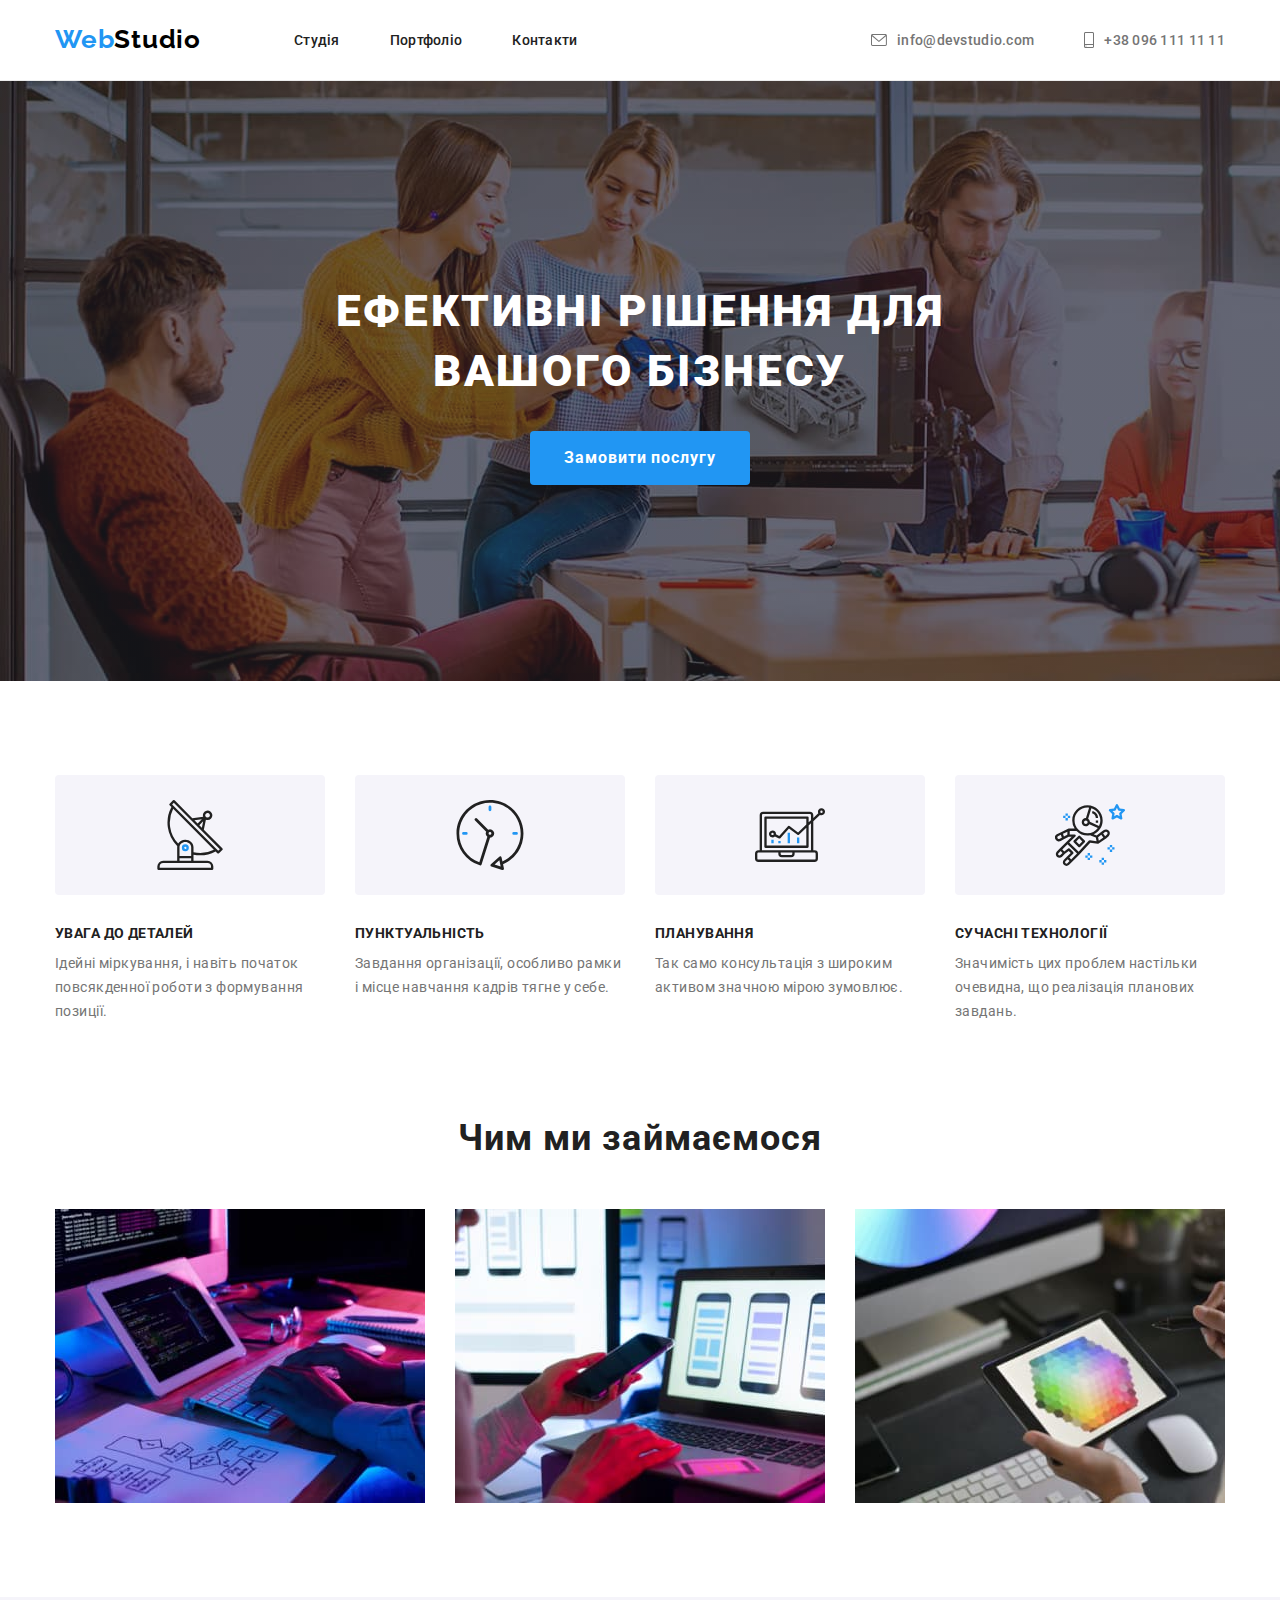
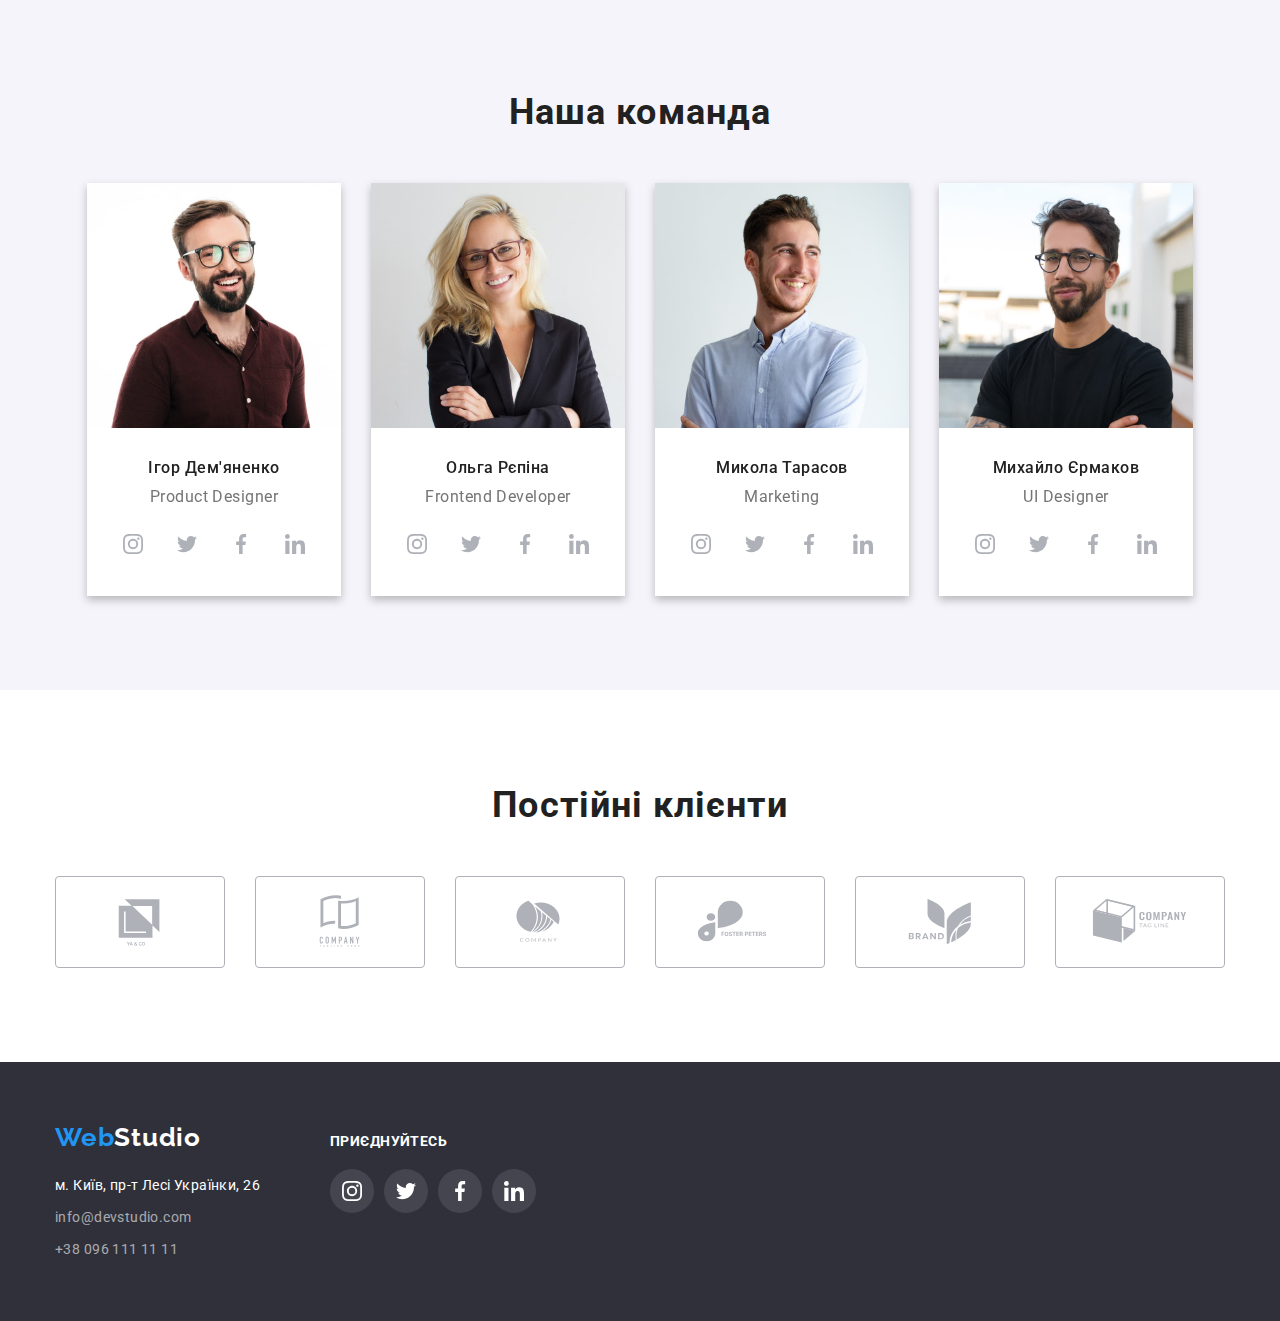
<file: index.html>
<!DOCTYPE html>
<html lang="uk">
  <head>
    <meta charset="UTF-8" />
    <meta http-equiv="X-UA-Compatible" content="IE=edge" />
    <meta name="viewport" content="width=device-width, initial-scale=1.0" />
    <title>Webstudio</title>
    <link
      rel="stylesheet"
      href="https://cdnjs.cloudflare.com/ajax/libs/modern-normalize/1.1.0/modern-normalize.css"
    />
    <link rel="preconnect" href="https://fonts.googleapis.com" />
    <link rel="preconnect" href="https://fonts.gstatic.com" crossorigin />
    <link
      href="https://fonts.googleapis.com/css2?family=Raleway:wght@700&family=Roboto:wght@400;500;700;900&display=swap"
      rel="stylesheet"
    />
    <link rel="stylesheet" href="./css/style.css" />
  </head>
  <body>
    <!-- HEADER -->
    <header>
      <div class="container">
        <a class="logo link" href="./index.html"
          >Web<span class="color-header">Studio</span></a
        >
        <nav class="header-nav">
          <ul class="list-item list">
            <li class="item">
              <a class="header-list-item link accent" href="./index.html"
                >Студія</a
              >
            </li>
            <li class="item">
              <a class="header-list-item link" href="./portfolio.html"
                >Портфоліо</a
              >
            </li>
            <li class="item">
              <a class="header-list-item link" href="#">Контакти</a>
            </li>
          </ul>
        </nav>
        <ul class="list-contact list">
          <li class="item">
                <a class="header-connection link" href="mailto:info@devstudio.com"
              ><svg width="16" height="12"><use href="./images/icons.svg#icon-envelope"></use></svg>info@devstudio.com</a
            >
          </li>
          <li class="item">
            <a class="header-connection link" href="tel:+380961111111"
              ><svg width="10" height="16"><use href="./images/icons.svg#icon-smartphone"></use></svg>+38 096 111 11 11</a
            >
          </li>
        </ul>
      </div>
    </header>
    <main>
      <!-- START -->
      <section class="start">
        <div class="container">
          <h1 class="start-title">Ефективні рішення для вашого бізнесу</h1>
          <button class="start-button button" type="button">
            Замовити послугу
          </button>
        </div>
      </section>
      <!-- FEATURES -->
      <section class="features">
        <div class="container">
          <h2 class="visually-hidden">Features</h2>

          <ul class="list">
            <li class="text">
              <div class="icons-container">
                <svg class="feature-icons" width="70" height="70">
                  <use href="./images/icons.svg#icon-antenna"></use>
                </svg>
              </div>

              <h3 class="feature-titles">УВАГА ДО ДЕТАЛЕЙ</h3>
              <p class="fearture-after-title">
                Ідейні міркування, і навіть початок повсякденної роботи з
                формування позиції.
              </p>
            </li>

            <li class="text">
              <div class="icons-container">
                <svg class="feature-icons" width="70" height="70">
                  <use href="./images/icons.svg#icon-clock"></use>
                </svg>
              </div>
              <h3 class="feature-titles">ПУНКТУАЛЬНІСТЬ</h3>
              <p class="fearture-after-title">
                Завдання організації, особливо рамки і місце навчання кадрів
                тягне у себе.
              </p>
            </li>

            <li class="text">
              <div class="icons-container">
                <svg class="feature-icons" width="70" height="70">
                  <use href="./images/icons.svg#icon-diagram"></use>
                </svg>
              </div>
              <h3 class="feature-titles">ПЛАНУВАННЯ</h3>
              <p class="fearture-after-title">
                Так само консультація з широким активом значною мірою зумовлює.
              </p>
            </li>

            <li class="text">
              <div class="icons-container">
                <svg class="feature-icons" width="70" height="70">
                  <use href="./images/icons.svg#icon-astronaut"></use>
                </svg>
              </div>
              <h3 class="feature-titles">СУЧАСНІ ТЕХНОЛОГІЇ</h3>
              <p class="fearture-after-title">
                Значимість цих проблем настільки очевидна, що реалізація
                планових завдань.
              </p>
            </li>
          </ul>
        </div>
      </section>
      <!-- ABOUT -->
      <section class="about">
        <div class="container">
          <h2 class="about-title">Чим ми займаємося</h2>
          <ul class="list">
            <li class="about-img">
              <img
                src="./images/squoosh/boxone.jpg"
                alt="Робота1"
                width="370"
              />
            </li>
            <li class="about-img">
              <img
                src="./images/squoosh/boxtwo.jpg"
                alt="Робота2"
                width="370"
              />
            </li>
            <li class="about-img">
              <img
                src="./images/squoosh/boxthree.jpg"
                alt="Робота3"
                width="370"
              />
            </li>
          </ul>
        </div>
      </section>
      <!-- TEAM -->
      <section class="team">
        <div class="container">
          <h2 class="team-main-title">Наша команда</h2>
          <ul class="team-list list">
            <li class="team-iteam">
              <img
                src="./images/squoosh/igor.jpg"
                alt="Product Designer"
                width="270"
              />
              <div class="team-text">
                <h3 class="team-title">Ігор Дем'яненко</h3>
                <p class="after-title">Product Designer</p>
                <ul class="social-icons list">
                <li class="social-item"><a class="social-link link" href="#">
                  <svg class="icons-svg" width="20" height="20">
<use href="./images/icons.svg#icon-instagram"></use>
                  </svg>
                </a></li>
                <li class="social-item"><a class="social-link link" href="#">
                  <svg class="icons-svg" width="20" height="20">
<use href="./images/icons.svg#icon-twitter"></use>
                  </svg>
                </a></li>
                <li class="social-item"><a class="social-link link" href="#">
                  <svg class="icons-svg" width="20" height="20">
<use href="./images/icons.svg#icon-facebook"></use>
                  </svg>
                </a></li>
                <li class="social-item"><a class="social-link link" href="#">
                  <svg class="icons-svg" width="20" height="20">
<use href="./images/icons.svg#icon-linkedin"></use>
                  </svg>
                </a></li>
              </ul>
              </div>
            </li>
            <li class="team-iteam">
              <img
                src="./images/squoosh/olga.jpg"
                alt="Frontend Developer"
                width="270"
              />
              <div class="team-text">
                <h3 class="team-title">Ольга Рєпіна</h3>
                <p class="after-title">Frontend Developer</p>
                <ul class="social-icons list">
                <li class="social-item"><a class="social-link link" href="#">
                  <svg class="icons-svg" width="20" height="20">
<use href="./images/icons.svg#icon-instagram"></use>
                  </svg>
                </a></li>
                <li class="social-item"><a class="social-link link" href="#">
                  <svg class="icons-svg" width="20" height="20">
<use href="./images/icons.svg#icon-twitter"></use>
                  </svg>
                </a></li>
                <li class="social-item"><a class="social-link link" href="#">
                  <svg class="icons-svg" width="20" height="20">
<use href="./images/icons.svg#icon-facebook"></use>
                  </svg>
                </a></li>
                <li class="social-item"><a class="social-link link" href="#">
                  <svg class="icons-svg" width="20" height="20">
<use href="./images/icons.svg#icon-linkedin"></use>
                  </svg>
                </a></li>
              </ul>
              </div>
            </li>
            <li class="team-iteam">
              <img
                src="./images/squoosh/kolia.jpg"
                alt="Marketing"
                width="270"
              />
              <div class="team-text">
                <h3 class="team-title">Микола Тарасов</h3>
                <p class="after-title">Marketing</p>
                <ul class="social-icons list">
                <li class="social-item"><a class="social-link link" href="#">
                  <svg class="icons-svg" width="20" height="20">
<use href="./images/icons.svg#icon-instagram"></use>
                  </svg>
                </a></li>
                <li class="social-item"><a class="social-link link" href="#">
                  <svg class="icons-svg" width="20" height="20">
<use href="./images/icons.svg#icon-twitter"></use>
                  </svg>
                </a></li>
                <li class="social-item"><a class="social-link link" href="#">
                  <svg class="icons-svg" width="20" height="20">
<use href="./images/icons.svg#icon-facebook"></use>
                  </svg>
                </a></li>
                <li class="social-item"><a class="social-link link" href="#">
                  <svg class="icons-svg" width="20" height="20">
<use href="./images/icons.svg#icon-linkedin"></use>
                  </svg>
                </a></li>
              </ul>
              </div>
            </li>
            <li class="team-iteam">
              <img
                src="./images/squoosh/misha.jpg"
                alt="UI Designer"
                width="270"
              />
              <div class="team-text">
                <h3 class="team-title">Михайло Єрмаков</h3>
                <p class="after-title">UI Designer</p>
                <ul class="social-icons list">
                <li class="social-item"><a class="social-link link" href="#">
                  <svg class="icons-svg" width="20" height="20">
<use href="./images/icons.svg#icon-instagram"></use>
                  </svg>
                </a></li>
                <li class="social-item"><a class="social-link link" href="#">
                  <svg class="icons-svg" width="20" height="20">
<use href="./images/icons.svg#icon-twitter"></use>
                  </svg>
                </a></li>
                <li class="social-item"><a class="social-link link" href="#">
                  <svg class="icons-svg" width="20" height="20">
<use href="./images/icons.svg#icon-facebook"></use>
                  </svg>
                </a></li>
                <li class="social-item"><a class="social-link link" href="#">
                  <svg class="icons-svg" width="20" height="20">
<use href="./images/icons.svg#icon-linkedin"></use>
                  </svg>
                </a></li>
              </ul>
              </div>
            </li>
          </ul>
        </div>
      </section>
      <!-- CLIENTS -->
      <section class="clients">
        <div class="container">
          <h2 class="clients-title">Постійні клієнти</h2>
          <nav class="clients-nav">
          <ul class="list">
            <li class="clients-items">
              <a class="link-nav link" href="#"
                ><svg class="clients-svg " width="106" height="60">
                  <use href="./images/icons.svg#icon-group"></use>
                </svg>
              </a>
            </li>
            <li class="clients-items"><a class="link-nav link" href="#"
                ><svg class="clients-svg " width="106" height="60">
                  <use href="./images/icons.svg#icon-c-tegline"></use>
                </svg>
              </a></a></li>
            <li class="clients-items"><a class="link-nav link" href="#"
                ><svg class="clients-svg " width="106" height="60">
                  <use href="./images/icons.svg#icon-company"></use>
                </svg>
              </a></li>
            <li class="clients-items"><a class="link-nav link" href="#"
                ><svg class="clients-svg " width="106" height="60">
                  <use href="./images/icons.svg#icon-foster"></use>
                </svg>
              </a></li>
            <li class="clients-items"><a class="link-nav link" href="#"
                ><svg class="clients-svg " width="106" height="60">
                  <use href="./images/icons.svg#icon-brand"></use>
                </svg>
              </a></li>
            <li class="clients-items"><a class="link-nav link" href="#"
                ><svg class="clients-svg " width="106" height="60">
                  <use href="./images/icons.svg#icon-tegline"></use>
                </svg>
              </a></li>
          </ul>
          </nav>

        </div>
      </section>
    </main>
    <!-- FOOTER -->
    <footer>
      <div class="container">
<div class="footer-container">
        <a class="logo link" href="/"
          >Web<span class="color-footer">Studio</span></a
        >
        <address class="address">
          <ul class="list">
            <li class="items">
              <a
                class="footer-address link footer-color"
                href="https://goo.gl/maps/bSSHPCnqy66o2TcW6"
                target="_blank"
                rel="noopenner nofollow noreferrer"
                >м. Київ, пр-т Лесі Українки, 26</a
              >
            </li>
            <li class="items">
              <a
                class="footer-mail link footer-color"
                href="mailto:info@devstudio.com"
                >info@devstudio.com</a
              >
            </li>
            <li class="items">
              <a class="footer-tel link footer-color" href="tel:+380961111111"
                >+38 096 111 11 11</a
              >
            </li>
          </ul>
        </address>
        </div>
        <div class="footer-socials">
                <p class="footer-title">приєднуйтесь</p>
                 <ul class="footer-icons list">
                <li class="footer-item"><a class="footer-link link" href="#">
                  <svg class="icons-svg" width="20" height="20">
<use href="./images/icons.svg#icon-instagram"></use>
                  </svg>
                </a></li>
                <li class="footer-item"><a class="footer-link link" href="#">
                  <svg class="icons-svg" width="20" height="20">
<use href="./images/icons.svg#icon-twitter"></use>
                  </svg>
                </a></li>
                <li class="footer-item"><a class="footer-link link" href="#">
                  <svg class="icons-svg" width="20" height="20">
<use href="./images/icons.svg#icon-facebook"></use>
                  </svg>
                </a></li>
                <li class="footer-item"><a class="footer-link link" href="#">
                  <svg class="icons-svg" width="20" height="20">
<use href="./images/icons.svg#icon-linkedin"></use>
                  </svg>
                </a></li>
              </ul>
              </div>
      </div>
      
      
    </footer>
  </body>
</html>
</file>
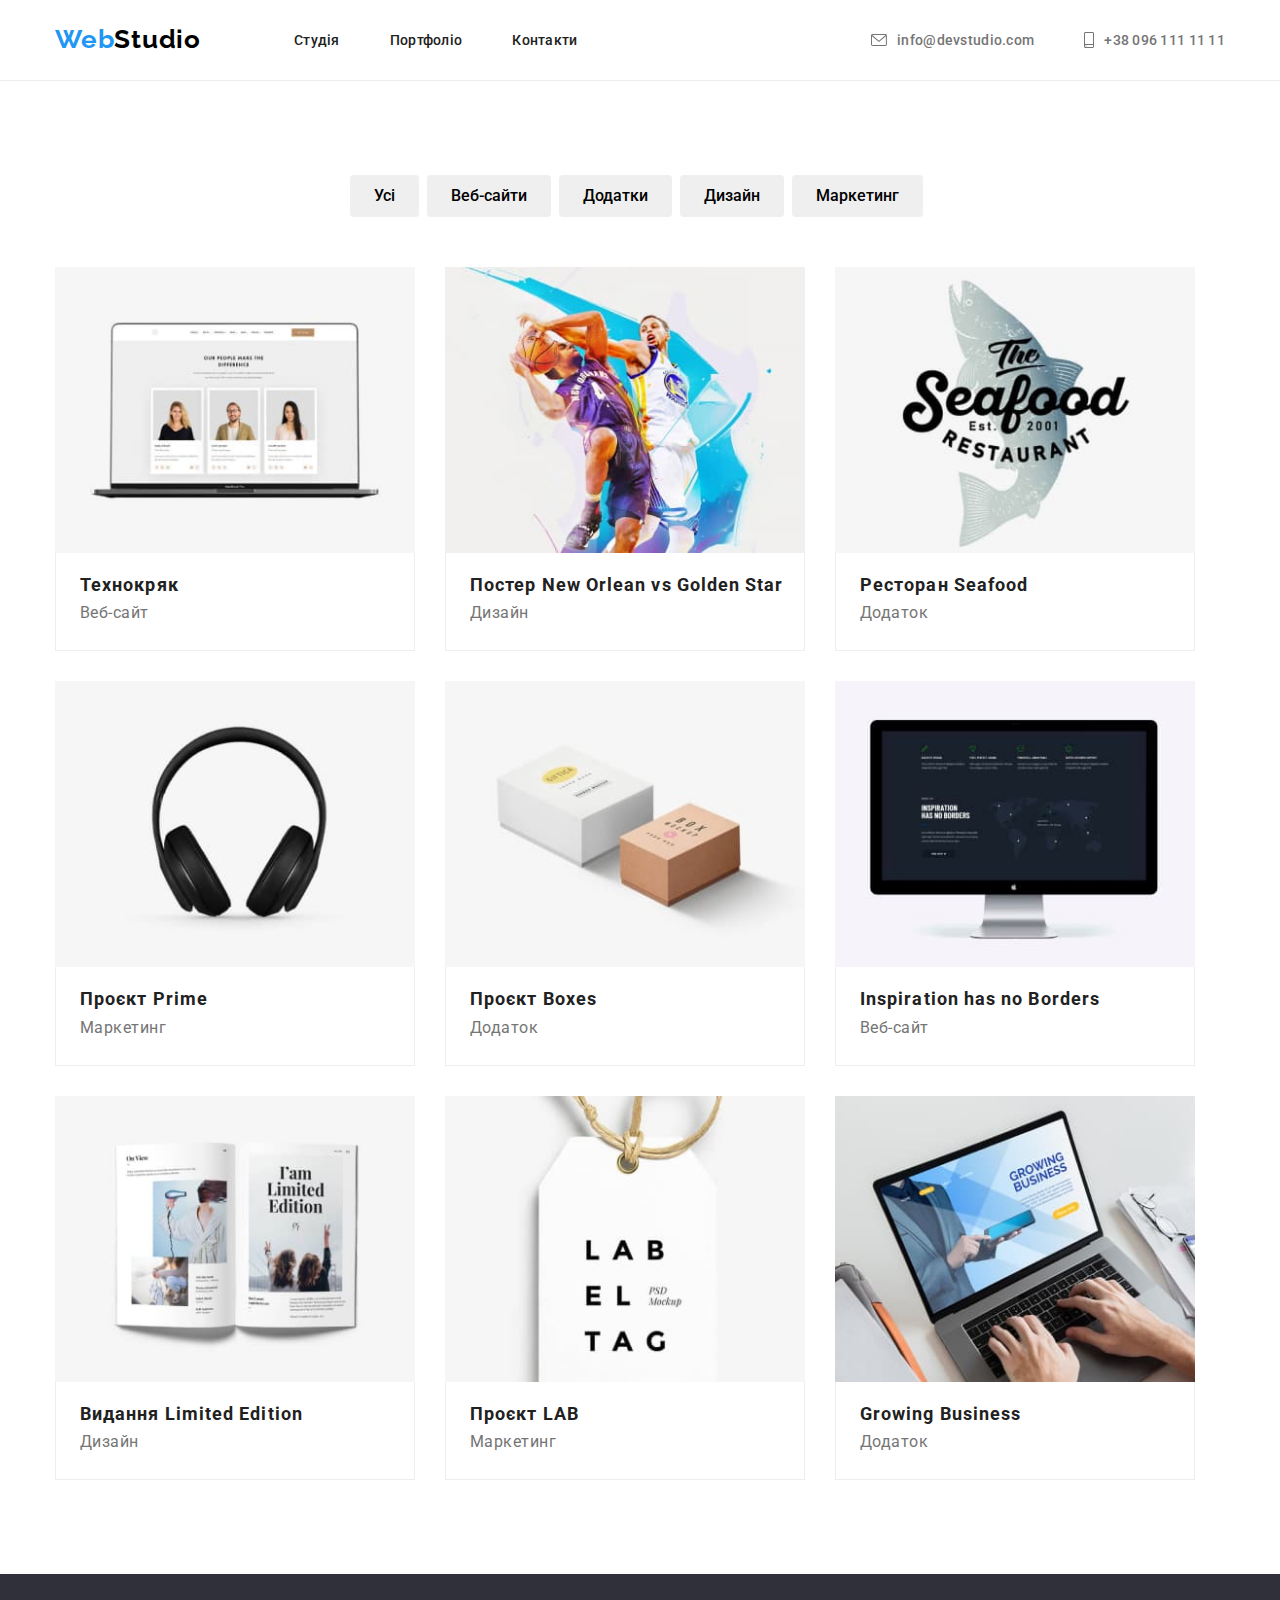
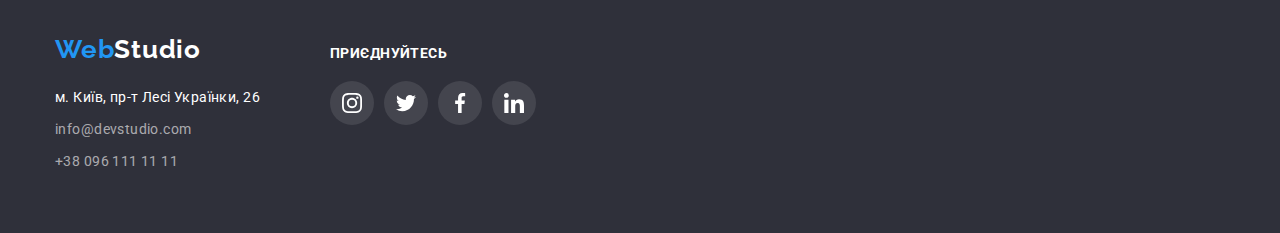
<file: portfolio.html>
<!DOCTYPE html>
<html lang="uk">
  <head>
    <meta charset="UTF-8" />
    <meta http-equiv="X-UA-Compatible" content="IE=edge" />
    <meta name="viewport" content="width=device-width, initial-scale=1.0" />
    <title>Portfolio</title>
    <link
      rel="stylesheet"
      href="https://cdnjs.cloudflare.com/ajax/libs/modern-normalize/1.1.0/modern-normalize.css"
    />
    <link rel="preconnect" href="https://fonts.googleapis.com" />
    <link rel="preconnect" href="https://fonts.gstatic.com" crossorigin />
    <link
      href="https://fonts.googleapis.com/css2?family=Raleway:wght@700&family=Roboto:wght@400;500;700;900&display=swap"
      rel="stylesheet"
    />
    <link rel="stylesheet" href="./css/style.css" />
  </head>
  <body>
    <!-- HEADER -->
    <header>
      <div class="container">
        <a class="logo link" href="./index.html"
          >Web<span class="color-header">Studio</span></a
        >
        <nav class="header-nav">
          <ul class="list-item list">
            <li class="item">
              <a class="header-list-item link" href="./index.html">Студія</a>
            </li>
            <li class="item">
              <a class="header-list-item link accent" href="./portfolio.html"
                >Портфоліо</a
              >
            </li>
            <li class="item">
              <a class="header-list-item link" href="#">Контакти</a>
            </li>
          </ul>
        </nav>
         <ul class="list-contact list">
          <li class="item">
                <a class="header-connection link" href="mailto:info@devstudio.com"
              ><svg width="16" height="12"><use href="./images/icons.svg#icon-envelope"></use></svg>info@devstudio.com</a
            >
          </li>
          <li class="item">
            <a class="header-connection link" href="tel:+380961111111"
              ><svg width="10" height="16"><use href="./images/icons.svg#icon-smartphone"></use></svg>+38 096 111 11 11</a
            >
          </li>
        </ul>
      </div>
    </header>
    <main>
      <!--BUTTON-->
      <section class="portfolio-button">
        <div class="container">
          <h1 class="visually-hidden">Portfolio</h1>
          <ul class="portfolio-list list">
            <li class="item">
              <button class="portfolio-btn button" type="button">Усі</button>
            </li>
            <li class="item">
              <button class="portfolio-btn button" type="button">
                Веб-сайти
              </button>
            </li>
            <li class="item">
              <button class="portfolio-btn button" type="button">
                Додатки
              </button>
            </li>
            <li class="item">
              <button class="portfolio-btn button" type="button">Дизайн</button>
            </li>
            <li class="item">
              <button class="portfolio-btn button" type="button">
                Маркетинг
              </button>
            </li>
          </ul>
          <ul class="portfolio-main-list list">
            <li class="main-items">
              <a class="portfolio-link link" href="/"
                ><img src="./images/tehno.jpg" alt="Технокряк" />
                <div class="portfolio-text">
                  <h2 class="portfolio-title">Технокряк</h2>
                  <p class="portfolio-after-title">Веб-сайт</p>
                </div>
              </a>
            </li>

            <li class="main-items">
              <a class="portfolio-link link" href="/">
                <img src="./images/goldenstar.jpg" alt="Постер Новий орлеан" />
                <div class="portfolio-text">
                  <h2 class="portfolio-title">
                    Постер New Orlean vs Golden Star
                  </h2>
                  <p class="portfolio-after-title">Дизайн</p>
                </div>
              </a>
            </li>

            <li class="main-items">
              <a class="portfolio-link link" href="/">
                <img src="./images/seafood.jpg" alt="Ресторан Морепродукти" />
                <div class="portfolio-text">
                  <h2 class="portfolio-title">Ресторан Seafood</h2>
                  <p class="portfolio-after-title">Додаток</p>
                </div>
              </a>
            </li>

            <li class="main-items">
              <a class="portfolio-link link" href="/">
                <img src="./images/prime.jpg" alt="Проєкт" />
                <div class="portfolio-text">
                  <h2 class="portfolio-title">Проєкт Prime</h2>
                  <p class="portfolio-after-title">Маркетинг</p>
                </div>
              </a>
            </li>

            <li class="main-items">
              <a class="portfolio-link link" href="/">
                <img src="./images/boxes.jpg" alt="Проєкт Коробки" />
                <div class="portfolio-text">
                  <h2 class="portfolio-title">Проєкт Boxes</h2>
                  <p class="portfolio-after-title">Додаток</p>
                </div>
              </a>
            </li>

            <li class="main-items">
              <a class="portfolio-link link" href="/">
                <img src="./images/inspsration.jpg" alt="Натхнення" />
                <div class="portfolio-text">
                  <h2 class="portfolio-title">Inspiration has no Borders</h2>
                  <p class="portfolio-after-title">Веб-сайт</p>
                </div>
              </a>
            </li>

            <li class="main-items">
              <a class="portfolio-link link" href="/">
                <img src="./images/edition.jpg" alt="Видання" />
                <div class="portfolio-text">
                  <h2 class="portfolio-title">Видання Limited Edition</h2>
                  <p class="portfolio-after-title">Дизайн</p>
                </div>
              </a>
            </li>

            <li class="main-items">
              <a class="portfolio-link link" href="/">
                <img src="./images/lab.jpg" alt="Проєкт ЛАБ" />
                <div class="portfolio-text">
                  <h2 class="portfolio-title">Проєкт LAB</h2>
                  <p class="portfolio-after-title">Маркетинг</p>
                </div>
              </a>
            </li>

            <li class="main-items">
              <a class="portfolio-link link" href="/">
                <img src="./images/business.jpg" alt="Ріст бізнесу" />
                <div class="portfolio-text">
                  <h2 class="portfolio-title">Growing Business</h2>
                  <p class="portfolio-after-title">Додаток</p>
                </div>
              </a>
            </li>
          </ul>
        </div>
      </section>
    </main>
    <!-- FOOTER -->
     <footer>
      <div class="container">
<div class="footer-container">
        <a class="logo link" href="/"
          >Web<span class="color-footer">Studio</span></a
        >
        <address class="address">
          <ul class="list">
            <li class="items">
              <a
                class="footer-address link footer-color"
                href="https://goo.gl/maps/bSSHPCnqy66o2TcW6"
                target="_blank"
                rel="noopenner nofollow noreferrer"
                >м. Київ, пр-т Лесі Українки, 26</a
              >
            </li>
            <li class="items">
              <a
                class="footer-mail link footer-color"
                href="mailto:info@devstudio.com"
                >info@devstudio.com</a
              >
            </li>
            <li class="items">
              <a class="footer-tel link footer-color" href="tel:+380961111111"
                >+38 096 111 11 11</a
              >
            </li>
          </ul>
        </address>
        </div>
        <div class="footer-socials">
                <h2 class="footer-title">приєднуйтесь</h3>
                 <ul class="footer-icons list">
                <li class="footer-item"><a class="footer-link link" href="#">
                  <svg class="icons-svg" width="20" height="20">
<use href="./images/icons.svg#icon-instagram"></use>
                  </svg>
                </a></li>
                <li class="footer-item"><a class="footer-link link" href="#">
                  <svg class="icons-svg" width="20" height="20">
<use href="./images/icons.svg#icon-twitter"></use>
                  </svg>
                </a></li>
                <li class="footer-item"><a class="footer-link link" href="#">
                  <svg class="icons-svg" width="20" height="20">
<use href="./images/icons.svg#icon-facebook"></use>
                  </svg>
                </a></li>
                <li class="footer-item"><a class="footer-link link" href="#">
                  <svg class="icons-svg" width="20" height="20">
<use href="./images/icons.svg#icon-linkedin"></use>
                  </svg>
                </a></li>
              </ul>
              </div>
      </div>
      
      
    </footer>
  </body>
</html>
</file>
<file: css/style.css>
/*General styles*/
:root {
  --main-color: #212121;
  --second-color: #757575;
  --accent-color: #2196f3;
  --third-color: #ffffff;
  --contact-color: rgba(255, 255, 255, 0.6);
  --black-color: #000000;
  --accent-btn-color: #188ce8;
  --footer-color: #2f303a;
  --background-color: #f5f4fa;
  --icon-color: #afb1b8;
  --border-color: #eeeeee;
}
body {
  font-family: "Roboto", "Raleway", "Tahoma", san-serif;
  background-color: var(--third-color);
  color: var(--main-color);
  font-size: 14px;
}
h1,
h2,
h3,
p,
ul {
  margin: 0;
  padding: 0;
}
.container {
  width: 1200px;
  margin-left: auto;
  margin-right: auto;
  padding-left: 15px;
  padding-right: 15px;
}
.link {
  text-decoration: none;
}
.list {
  list-style: none;
}
.logo {
  font-family: "Raleway", sans-serif;
  font-weight: 700;
  font-size: 26px;
  line-height: calc(31 / 26);
  letter-spacing: 0.03em;
  color: var(--accent-color);
}
.color-header {
  color: var(--black-color);
}
.color-footer {
  color: var(--third-color);
}
.button {
  display: inline-block;
  border-color: transparent;

  cursor: pointer;
  font-family: inherit;
}
.visually-hidden {
  position: absolute;
  width: 1px;
  height: 1px;
  margin: -1px;
  border: 0;
  padding: 0;
  white-space: nowrap;
  clip-path: inset(100%);
  clip: rect(0 0 0 0);
  overflow: hidden;
}
img {
  display: block;
  width: 100%;
  height: auto;
}
svg {
  fill: var(--icon-color);
}
/*Header styles*/

header {
  border-bottom: 1px solid #ececec;
}

header .container {
  display: flex;
  align-items: center;
}
.list-item {
  display: flex;
}

.list-contact {
  display: flex;
  margin-left: auto;
  align-items: center;
}
.header-list-item {
  padding-top: 32px;
  padding-bottom: 32px;
  font-weight: 500;
  line-height: calc(16 / 14);
  letter-spacing: 0.02em;
  font-family: inherit;
  color: inherit;
}
.list-item .item:not(:last-child) {
  margin-right: 50px;
}

.header-list-item:hover,
.header-list-item:focus {
  color: var(--accent-color);
}

header .logo {
  margin-right: 93px;
  padding-top: 24px;
  padding-bottom: 25px;
}

.list-contact .item:not(:last-child) {
  margin-right: 50px;
}

.list-contact svg {
  margin-right: 10px;
  fill: currentColor;
}
.header-connection {
  display: flex;
  align-items: center;
  font-weight: 500;
  line-height: calc(16 / 14);
  letter-spacing: 0.02em;
  color: var(--second-color);
}
.header-mail:hover,
.header-mail:focus {
  color: var(--accent-color);
}

.accent:visited {
  color: var(--accent-color);
}

/*Start styles*/
.start {
  padding-top: 200px;
  padding-bottom: 200px;
  text-align: center;
  background-color: #c4c4c4;
  background-image: linear-gradient(
      rgba(47, 48, 58, 0.4),
      rgba(47, 48, 58, 0.4)
    ),
    url(../images/bg-image.jpg);
  background-repeat: no-repeat;
  background-size: cover;
  margin-left: auto;
  margin-right: auto;
  max-width: 1600px;
  height: 600px;
}
.start-title {
  max-width: 696px;
  margin: 0 auto 30px;

  font-weight: 900;
  font-size: 44px;
  line-height: calc(60 / 44);
  letter-spacing: 0.06em;
  text-transform: uppercase;
  color: var(--third-color);
}
.start-button {
  margin: 0 auto;
  padding: 10px 32px;

  font-weight: 700;
  font-size: 16px;
  line-height: calc(30 / 16);
  display: flex;
  align-items: center;
  text-align: center;
  letter-spacing: 0.06em;
  color: var(--third-color);
  background: var(--accent-color);
  border-radius: 4px;
}
.start-button:hover,
.start-button:focus {
  background-color: var(--accent-btn-color);
}

/*Feature styles*/
.features .container {
  display: flex;
}
.features {
  padding-top: 94px;
  padding-bottom: 94px;
}
.features .list {
  display: flex;
  flex-wrap: wrap;
  gap: 30px;
}
.list .text {
  flex-basis: calc((100% - 90px) / 4);
}
.icons-container {
  display: flex;
  justify-content: center;
  align-items: center;
  margin-bottom: 30px;
  width: 270px;
  height: 120px;
  background: #f5f4fa;
  border-radius: 4px;
}

.feature-titles {
  margin-bottom: 10px;
  font-size: 14px;
  line-height: calc(16 / 14);
  letter-spacing: 0.03em;
  text-transform: uppercase;
}
.fearture-after-title {
  line-height: calc(24 / 14);
  letter-spacing: 0.03em;
  color: var(--second-color);
}

/*About styles*/
.about {
  padding-bottom: 94px;
}
.about-title {
  margin-bottom: 50px;
  font-size: 36px;
  line-height: calc(42 / 36);
  text-align: center;
  letter-spacing: 0.03em;
}
.about .list {
  display: flex;
  gap: 30px;
}

.about .list .about-img {
  flex-basis: calc((100%-60px) / 3);
}

/* Team styles*/
.team {
  padding-top: 94px;
  padding-bottom: 94px;
  background-color: var(--background-color);
}
.team-list {
  display: flex;
  gap: 30px;
  padding: 0 32px;
}
.team-text {
  padding-top: 30px;
  padding-bottom: 30px;
}
.team-iteam {
  flex-basis: calc((100%-90px) / 4);
  background-color: var(--third-color);
  filter: drop-shadow(0px 4px 4px rgba(0, 0, 0, 0.25));
}
.team-main-title {
  margin-bottom: 50px;
  font-size: 36px;
  line-height: calc(42 / 36);
  text-align: center;
  letter-spacing: 0.03em;
}
.team-title {
  margin-bottom: 10px;

  font-weight: 500;
  font-size: 16px;
  line-height: calc(19 / 16);
  text-align: center;
  letter-spacing: 0.03em;
}
.after-title {
  margin-bottom: 16px;
  font-size: 16px;
  line-height: calc(19 / 16);
  text-align: center;
  letter-spacing: 0.03em;
  color: var(--second-color);
}
.social-icons {
  display: flex;
  justify-content: center;
}

.social-item {
  width: 44px;
  height: 44px;
  background-color: var(--third-color);
  border-radius: 50%;
}
.social-item:not(:last-child) {
  margin-right: 10px;
}
.social-link {
  display: flex;
  justify-content: center;
  align-items: center;
  width: 100%;
  height: 100%;
  border-radius: 50%;
}

.social-link:hover,
.social-link:focus {
  background-color: var(--accent-color);
}
.social-link:hover svg,
.social-link:focus svg {
  fill: var(--third-color);
}

/*Clients styles*/
.clients {
  padding-top: 94px;
  padding-bottom: 94px;
}
.clients-title {
  font-size: 36px;
  line-height: calc(42 / 36);
  text-align: center;
  letter-spacing: 0.03em;
  color: var(--main-color);
  margin-bottom: 50px;
}
.clients .list {
  display: flex;
  justify-content: center;
}
.clients-items {
  width: 170px;
  height: 92px;
  border-radius: 4px;
}
.link-nav {
  display: flex;
  justify-content: center;
  align-items: center;
  border: 1px solid var(--icon-color);
  border-radius: 4px;
  width: 100%;
  height: 100%;
}
.link-nav:hover,
.link-nav:focus {
  border: 1px solid var(--accent-color);
}
.link-nav:hover svg,
.link-nav:focus svg {
  fill: var(--accent-color);
}
.clients-items:not(:last-child) {
  margin-right: 30px;
}

/*Footer styles*/
footer {
  margin-left: auto;
  margin-right: auto;
  display: flex;
  padding-top: 60px;
  padding-bottom: 60px;
  background-color: var(--footer-color);
}
footer .container {
  display: flex;
  align-items: baseline;
}
.footer-container {
  margin-right: 70px;
}
footer .logo {
  display: inline-block;
  margin-bottom: 20px;
}
footer .list .items:not(:last-child) {
  margin-bottom: 8px;
}
.footer-address {
  display: inline-block;
  line-height: calc(24 / 14);
  letter-spacing: 0.03em;
  color: var(--third-color);
}
.footer-mail {
  line-height: calc(24 / 14);
  letter-spacing: 0.03em;
  color: var(--contact-color);
}
.footer-tel {
  display: inline-block;
  line-height: calc(24 / 14);
  letter-spacing: 0.03em;
  color: var(--contact-color);
}
.address {
  font-style: normal;
}
.footer-color:hover,
.footer-color:focus {
  color: var(--accent-color);
}
.footer-title {
  margin-bottom: 20px;
  font-weight: 700;
  font-size: 14px;
  line-height: calc(16 / 14);
  letter-spacing: 0.03em;
  text-transform: uppercase;
  color: var(--third-color);
}
.footer-icons {
  display: flex;
  justify-content: center;
}

.footer-item {
  width: 44px;
  height: 44px;
  background-color: rgba(255, 255, 255, 0.1);
  border-radius: 50%;
}
.footer-item:not(:last-child) {
  margin-right: 10px;
}
.footer-link {
  display: flex;
  justify-content: center;
  align-items: center;
  width: 100%;
  height: 100%;
  border-radius: 50%;
}
footer .icons-svg {
  fill: var(--third-color);
}
.footer-link:hover,
.footer-link:focus {
  background-color: var(--accent-color);
}

/*PORTFOLIO*/
.portfolio-button {
  padding-top: 94px;
  padding-bottom: 94px;
}
.portfolio-link {
  display: block;
  color: inherit;
  font-family: inherit;
}
.portfolio-link:hover,
.portfolio-link:focus {
  box-shadow: 0px 1px 1px rgba(0, 0, 0, 0.12), 0px 4px 4px rgba(0, 0, 0, 0.06),
    1px 4px 6px rgba(0, 0, 0, 0.16);
}

.portfolio-list {
  display: flex;
  justify-content: center;
  margin: 0 auto 50px;
}
.portfolio-list .item {
  margin-right: 8px;
}
.portfolio-btn {
  padding: 6px 22px;
  align-items: center;
  text-align: center;

  font-weight: 500;
  font-size: 16px;
  line-height: calc(26 / 16);
  border-radius: 4px;
}

.portfolio-btn:hover,
.portfolio-btn:focus {
  color: var(--third-color);
  background: var(--accent-color);
  box-shadow: 0px 3px 1px rgba(0, 0, 0, 0.1), 0px 1px 2px rgba(0, 0, 0, 0.08),
    0px 2px 2px rgba(0, 0, 0, 0.12);
}
.portfolio-main-list {
  display: flex;
  flex-wrap: wrap;
  gap: 30px;
  box-sizing: content-box;
}
.main-items {
  background-color: var(--third-color);
  flex-basis: calc(100% / 3 - 30px);
}
.portfolio-title {
  font-size: 18px;
  line-height: calc(18 / 14);
  letter-spacing: 0.06em;
}

.portfolio-after-title {
  font-size: 16px;
  line-height: calc(30 / 14);
  letter-spacing: 0.03em;
  color: var(--second-color);
}
.portfolio-text {
  padding: 20px 0 20px 24px;
  border-right: 1px solid var(--border-color);
  border-left: 1px solid var(--border-color);
  border-bottom: 1px solid var(--border-color);
}
</file>
